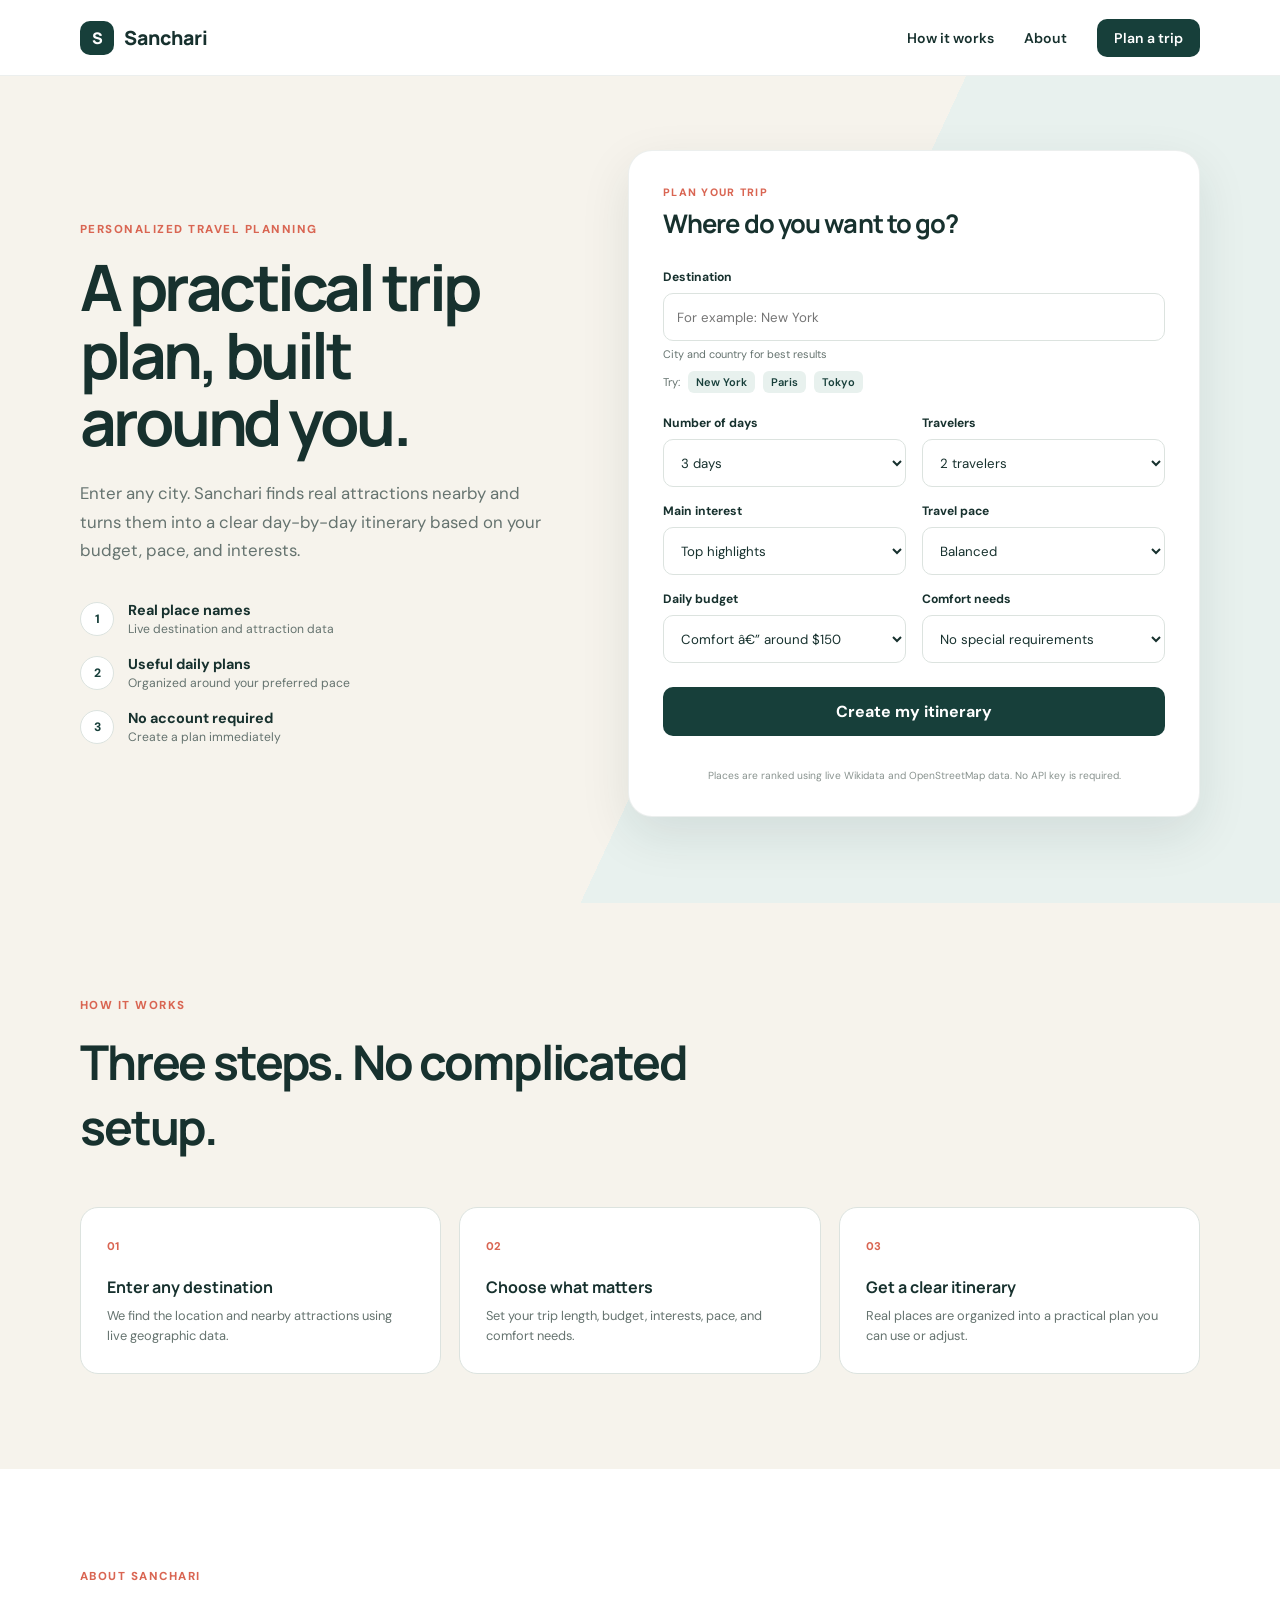
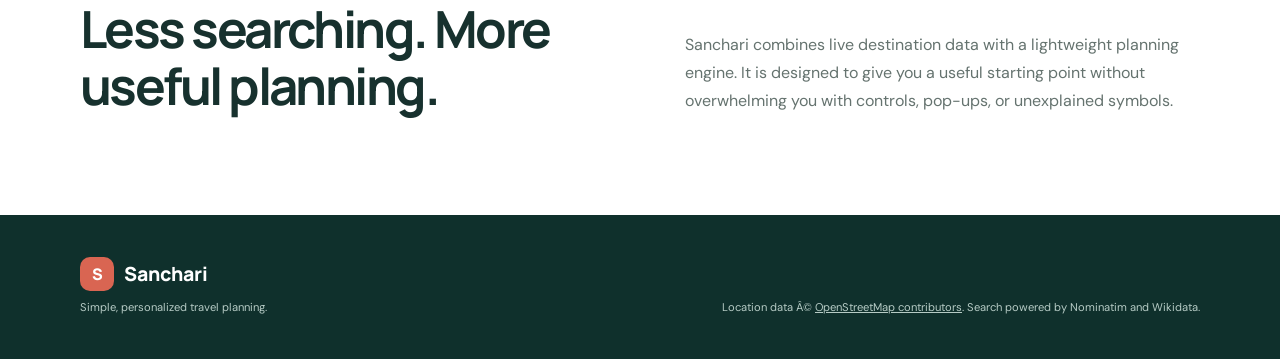
<file: public/index.html>
<!doctype html>
<html lang="en">
<head>
  <meta charset="utf-8">
  <meta name="viewport" content="width=device-width, initial-scale=1">
  <meta name="description" content="Create a simple, personalized travel itinerary using live destination and attraction data.">
  <meta name="theme-color" content="#173f3a">
  <title>Sanchari â€” Simple travel planning</title>
  <link rel="preconnect" href="https://fonts.googleapis.com">
  <link rel="preconnect" href="https://fonts.gstatic.com" crossorigin>
  <link href="https://fonts.googleapis.com/css2?family=DM+Sans:wght@400;500;600;700&family=Manrope:wght@600;700;800&display=swap" rel="stylesheet">
  <link rel="stylesheet" href="styles.css">
</head>
<body>
  <a class="skip-link" href="#planner">Skip to trip planner</a>

  <header class="site-header">
    <div class="container nav">
      <a class="brand" href="#top" aria-label="Sanchari home"><span class="brand-letter">S</span><span>Sanchari</span></a>
      <nav aria-label="Main navigation">
        <a href="#how-it-works">How it works</a>
        <a href="#about">About</a>
        <a class="nav-button" href="#planner">Plan a trip</a>
      </nav>
    </div>
  </header>

  <main id="top">
    <section class="hero">
      <div class="container hero-layout">
        <div class="hero-copy">
          <p class="overline">PERSONALIZED TRAVEL PLANNING</p>
          <h1>A practical trip plan, built around you.</h1>
          <p class="hero-text">Enter any city. Sanchari finds real attractions nearby and turns them into a clear day-by-day itinerary based on your budget, pace, and interests.</p>
          <ul class="benefit-list">
            <li><span>1</span><div><strong>Real place names</strong><small>Live destination and attraction data</small></div></li>
            <li><span>2</span><div><strong>Useful daily plans</strong><small>Organized around your preferred pace</small></div></li>
            <li><span>3</span><div><strong>No account required</strong><small>Create a plan immediately</small></div></li>
          </ul>
        </div>

        <form class="planner-card" id="planner" novalidate>
          <div class="form-heading">
            <p>PLAN YOUR TRIP</p>
            <h2>Where do you want to go?</h2>
          </div>

          <label class="field field-full">
            <span>Destination</span>
            <input id="destination" name="destination" type="text" placeholder="For example: New York" autocomplete="off" required>
            <small>City and country for best results</small>
          </label>

          <div class="example-row" aria-label="Example destinations">
            <span>Try:</span>
            <button type="button" data-example="New York">New York</button>
            <button type="button" data-example="Paris">Paris</button>
            <button type="button" data-example="Tokyo">Tokyo</button>
          </div>

          <div class="form-grid">
            <label class="field">
              <span>Number of days</span>
              <select id="days" name="days"><option value="2">2 days</option><option value="3" selected>3 days</option><option value="4">4 days</option><option value="5">5 days</option><option value="7">7 days</option></select>
            </label>
            <label class="field">
              <span>Travelers</span>
              <select id="travelers" name="travelers"><option value="1">1 traveler</option><option value="2" selected>2 travelers</option><option value="3">3 travelers</option><option value="4">4 travelers</option><option value="5">5 travelers</option></select>
            </label>
            <label class="field">
              <span>Main interest</span>
              <select id="interest" name="interest"><option value="highlights" selected>Top highlights</option><option value="culture">Culture and history</option><option value="nature">Parks and nature</option><option value="food">Food and neighborhoods</option><option value="adventure">Active exploration</option></select>
            </label>
            <label class="field">
              <span>Travel pace</span>
              <select id="pace" name="pace"><option value="relaxed">Relaxed</option><option value="balanced" selected>Balanced</option><option value="active">Active</option></select>
            </label>
            <label class="field">
              <span>Daily budget</span>
              <select id="budget" name="budget"><option value="75">Budget â€” up to $75</option><option value="150" selected>Comfort â€” around $150</option><option value="300">Premium â€” around $300</option></select>
            </label>
            <label class="field">
              <span>Comfort needs</span>
              <select id="comfort" name="comfort"><option value="none" selected>No special requirements</option><option value="mobility">Reduced walking</option><option value="low-energy">More rest breaks</option><option value="dietary">Dietary planning</option></select>
            </label>
          </div>

          <button class="primary-button" id="submit-button" type="submit">Create my itinerary</button>
          <p class="form-status" id="form-status" role="status" aria-live="polite"></p>
          <p class="data-note">Places are ranked using live Wikidata and OpenStreetMap data. No API key is required.</p>
        </form>
      </div>
    </section>

    <section class="results container" id="results" hidden aria-live="polite">
      <div class="results-heading">
        <div>
          <p class="overline">YOUR ITINERARY</p>
          <h2 id="result-title">Your trip</h2>
          <p id="result-location"></p>
        </div>
        <button class="secondary-button" id="edit-plan" type="button">Change preferences</button>
      </div>

      <div class="summary-grid" id="summary-grid"></div>

      <div class="results-layout">
        <div>
          <h3 class="section-label">Day-by-day plan</h3>
          <div class="day-list" id="day-list"></div>
        </div>
        <aside>
          <div class="aside-card">
            <h3>Places included</h3>
            <p>These are real places found near your destination.</p>
            <ol class="place-list" id="place-list"></ol>
          </div>
          <div class="aside-card budget-card">
            <h3>Estimated local budget</h3>
            <strong id="budget-total">$0</strong>
            <p id="budget-note"></p>
          </div>
          <div class="aside-card comfort-card" id="comfort-card" hidden>
            <h3>Comfort note</h3>
            <p id="comfort-note"></p>
          </div>
        </aside>
      </div>
    </section>

    <section class="how-section" id="how-it-works">
      <div class="container">
        <div class="simple-heading">
          <p class="overline">HOW IT WORKS</p>
          <h2>Three steps. No complicated setup.</h2>
        </div>
        <div class="steps">
          <article><span>01</span><h3>Enter any destination</h3><p>We find the location and nearby attractions using live geographic data.</p></article>
          <article><span>02</span><h3>Choose what matters</h3><p>Set your trip length, budget, interests, pace, and comfort needs.</p></article>
          <article><span>03</span><h3>Get a clear itinerary</h3><p>Real places are organized into a practical plan you can use or adjust.</p></article>
        </div>
      </div>
    </section>

    <section class="about-section container" id="about">
      <div>
        <p class="overline">ABOUT SANCHARI</p>
        <h2>Less searching. More useful planning.</h2>
      </div>
      <p>Sanchari combines live destination data with a lightweight planning engine. It is designed to give you a useful starting point without overwhelming you with controls, pop-ups, or unexplained symbols.</p>
    </section>
  </main>

  <footer>
    <div class="container footer-layout">
      <div><a class="brand" href="#top"><span class="brand-letter">S</span><span>Sanchari</span></a><p>Simple, personalized travel planning.</p></div>
      <p>Location data Â© <a href="https://www.openstreetmap.org/copyright" target="_blank" rel="noopener">OpenStreetMap contributors</a>. Search powered by Nominatim and Wikidata.</p>
    </div>
  </footer>

  <script src="app.js"></script>
</body>
</html>
</file>
<file: public/styles.css>
:root {
  --ink: #17312e;
  --green: #173f3a;
  --green-dark: #0f302c;
  --green-light: #e8f1ee;
  --sand: #f6f3ec;
  --white: #ffffff;
  --muted: #65736f;
  --line: #dce3df;
  --accent: #d96552;
  --shadow: 0 18px 50px rgba(23, 49, 46, .10);
  --radius: 18px;
  --container: min(1120px, calc(100% - 40px));
}

* { box-sizing: border-box; }
html { scroll-behavior: smooth; }
body { margin: 0; color: var(--ink); background: var(--white); font-family: "DM Sans", Arial, sans-serif; -webkit-font-smoothing: antialiased; }
button, input, select { font: inherit; }
button, a { -webkit-tap-highlight-color: transparent; }
a { color: inherit; }
.container { width: var(--container); margin-inline: auto; }
.skip-link { position: fixed; top: 10px; left: 10px; z-index: 100; transform: translateY(-150%); padding: 10px 14px; border-radius: 8px; background: var(--white); }
.skip-link:focus { transform: none; }

.site-header { height: 76px; display: flex; align-items: center; border-bottom: 1px solid rgba(23,49,46,.08); background: rgba(255,255,255,.95); }
.nav { display: flex; justify-content: space-between; align-items: center; }
.brand { display: inline-flex; align-items: center; gap: 10px; color: var(--ink); text-decoration: none; font-family: "Manrope", sans-serif; font-size: 1.22rem; font-weight: 800; }
.brand-letter { width: 34px; height: 34px; display: grid; place-items: center; border-radius: 10px; color: var(--white); background: var(--green); font-size: 1rem; }
.nav nav { display: flex; align-items: center; gap: 30px; }
.nav nav a { text-decoration: none; font-size: .88rem; font-weight: 600; }
.nav-button { padding: 10px 17px; border-radius: 10px; color: var(--white) !important; background: var(--green); }

.hero { padding: 74px 0 86px; background: linear-gradient(115deg, var(--sand) 0 58%, var(--green-light) 58% 100%); }
.hero-layout { display: grid; grid-template-columns: .9fr 1.1fr; align-items: center; gap: 80px; }
.overline { margin: 0 0 16px; color: var(--accent); font-size: .72rem; letter-spacing: .13em; font-weight: 800; }
h1, h2, h3 { font-family: "Manrope", sans-serif; }
h1 { max-width: 630px; margin: 0; font-size: clamp(3rem, 5vw, 4.8rem); line-height: 1.05; letter-spacing: -.055em; }
.hero-text { max-width: 590px; margin: 24px 0 0; color: var(--muted); font-size: 1.05rem; line-height: 1.7; }
.benefit-list { list-style: none; padding: 0; margin: 36px 0 0; display: grid; gap: 18px; }
.benefit-list li { display: flex; align-items: center; gap: 14px; }
.benefit-list li > span { width: 34px; height: 34px; flex: 0 0 auto; display: grid; place-items: center; border-radius: 50%; color: var(--green); background: var(--white); border: 1px solid var(--line); font-size: .76rem; font-weight: 800; }
.benefit-list strong, .benefit-list small { display: block; }.benefit-list strong { font-size: .9rem; }.benefit-list small { margin-top: 2px; color: var(--muted); font-size: .76rem; }

.planner-card { padding: 34px; border: 1px solid rgba(23,49,46,.08); border-radius: 24px; background: var(--white); box-shadow: var(--shadow); }
.form-heading p { margin: 0 0 7px; color: var(--accent); font-size: .67rem; font-weight: 800; letter-spacing: .12em; }
.form-heading h2 { margin: 0 0 28px; font-size: 1.6rem; letter-spacing: -.035em; }
.form-grid { display: grid; grid-template-columns: 1fr 1fr; gap: 16px; margin-top: 22px; }
.field > span { display: block; margin-bottom: 8px; font-size: .76rem; font-weight: 700; }
.field input, .field select { width: 100%; height: 48px; padding: 0 13px; border: 1px solid var(--line); border-radius: 10px; outline: none; color: var(--ink); background: var(--white); font-size: .83rem; transition: border-color .2s, box-shadow .2s; }
.field input:focus, .field select:focus { border-color: #6c9a91; box-shadow: 0 0 0 3px rgba(108,154,145,.14); }
.field input.invalid { border-color: var(--accent); }
.field > small { display: block; margin-top: 6px; color: var(--muted); font-size: .68rem; }
.example-row { margin-top: 10px; display: flex; align-items: center; gap: 8px; color: var(--muted); font-size: .7rem; }
.example-row button { padding: 4px 8px; border: 0; border-radius: 6px; color: var(--green); background: var(--green-light); cursor: pointer; font-size: .69rem; font-weight: 600; }
.primary-button, .secondary-button { border: 0; border-radius: 10px; cursor: pointer; font-weight: 700; transition: background .2s, transform .2s; }
.primary-button { width: 100%; margin-top: 24px; padding: 14px 18px; color: var(--white); background: var(--green); }
.primary-button:hover { background: var(--green-dark); }.primary-button:disabled { opacity: .65; cursor: wait; }
.secondary-button { padding: 12px 16px; color: var(--green); background: var(--green-light); }
.primary-button:focus-visible, .secondary-button:focus-visible, button:focus-visible, a:focus-visible { outline: 3px solid rgba(217,101,82,.25); outline-offset: 3px; }
.form-status { min-height: 20px; margin: 10px 0 0; text-align: center; color: var(--muted); font-size: .74rem; }
.form-status.error { color: #b74335; }.data-note { margin: 3px 0 0; color: #89938f; text-align: center; font-size: .64rem; }

.results { padding: 90px 0 110px; }
.results[hidden] { display: none; }
.results-heading { display: flex; justify-content: space-between; align-items: end; gap: 30px; }
.results-heading h2 { margin: 0; font-size: clamp(2.3rem, 4vw, 3.5rem); letter-spacing: -.045em; }
.results-heading > div > p:last-child { margin: 9px 0 0; color: var(--muted); }
.summary-grid { margin: 34px 0 42px; display: grid; grid-template-columns: repeat(4, 1fr); border: 1px solid var(--line); border-radius: var(--radius); background: var(--sand); }
.summary-item { padding: 18px 21px; border-right: 1px solid var(--line); }.summary-item:last-child { border: 0; }
.summary-item span { display: block; color: var(--muted); font-size: .67rem; text-transform: uppercase; letter-spacing: .08em; }.summary-item strong { display: block; margin-top: 5px; font-size: .86rem; }
.results-layout { display: grid; grid-template-columns: 1fr 330px; gap: 30px; align-items: start; }
.section-label { margin: 0 0 15px; font-size: .9rem; }
.day-list { display: grid; gap: 15px; }
.day-card { border: 1px solid var(--line); border-radius: var(--radius); overflow: hidden; }
.day-header { padding: 18px 21px; display: flex; align-items: center; gap: 14px; background: var(--sand); border-bottom: 1px solid var(--line); }
.day-header span { width: 38px; height: 38px; display: grid; place-items: center; border-radius: 50%; color: var(--white); background: var(--green); font-size: .74rem; font-weight: 800; }.day-header h3 { margin: 0; font-size: .95rem; }.day-header p { margin: 3px 0 0; color: var(--muted); font-size: .72rem; }
.activity-list { list-style: none; padding: 8px 21px 11px 73px; margin: 0; }
.activity { padding: 13px 0; display: grid; grid-template-columns: 70px 1fr; gap: 10px; border-bottom: 1px solid #edf0ee; }.activity:last-child { border: 0; }
.activity time { color: var(--accent); font-size: .71rem; font-weight: 700; }.activity strong { font-size: .83rem; }.activity p { margin: 4px 0 0; color: var(--muted); font-size: .74rem; line-height: 1.5; }.activity a { display: inline-block; margin-top: 6px; color: var(--green); font-size: .7rem; font-weight: 700; }
aside { display: grid; gap: 15px; position: sticky; top: 20px; }
.aside-card { padding: 22px; border: 1px solid var(--line); border-radius: var(--radius); }.aside-card h3 { margin: 0 0 8px; font-size: .9rem; }.aside-card > p { margin: 0; color: var(--muted); font-size: .74rem; line-height: 1.5; }
.place-list { padding-left: 20px; margin: 16px 0 0; display: grid; gap: 10px; }.place-list li { padding-left: 4px; font-size: .75rem; }.place-list a { text-decoration: none; font-weight: 600; }.place-list a:hover { text-decoration: underline; }.place-list small { display: block; margin-top: 2px; color: var(--muted); }
.budget-card { color: var(--white); border-color: var(--green); background: var(--green); }.budget-card h3 { color: #dfece8; }.budget-card strong { display: block; margin: 12px 0 4px; font-family: "Manrope", sans-serif; font-size: 2.2rem; }.budget-card p { color: #b8ccc6; }
.comfort-card { background: #fbf2ec; }.comfort-card[hidden] { display: none; }

.how-section { padding: 95px 0; background: var(--sand); }.simple-heading { max-width: 650px; }.simple-heading h2 { margin: 0; font-size: clamp(2rem, 4vw, 3rem); letter-spacing: -.045em; }
.steps { margin-top: 48px; display: grid; grid-template-columns: repeat(3, 1fr); gap: 18px; }.steps article { padding: 26px; border: 1px solid var(--line); border-radius: var(--radius); background: var(--white); }.steps article > span { color: var(--accent); font-size: .7rem; font-weight: 800; }.steps h3 { margin: 21px 0 8px; font-size: 1rem; }.steps p { margin: 0; color: var(--muted); font-size: .8rem; line-height: 1.6; }
.about-section { padding: 100px 0; display: grid; grid-template-columns: 1fr 1fr; gap: 90px; align-items: end; }.about-section h2 { max-width: 520px; margin: 0; font-size: clamp(2.2rem, 4vw, 3.5rem); line-height: 1.12; letter-spacing: -.05em; }.about-section > p { margin: 0; color: var(--muted); line-height: 1.75; }
footer { padding: 42px 0; color: #b6cbc5; background: var(--green-dark); }.footer-layout { display: flex; align-items: end; justify-content: space-between; gap: 50px; }.footer-layout .brand { color: var(--white); }.footer-layout .brand-letter { background: var(--accent); }.footer-layout p { margin: 8px 0 0; max-width: 520px; font-size: .7rem; line-height: 1.6; }.footer-layout > p { text-align: right; }.footer-layout a { color: inherit; }

@media (max-width: 900px) {
  .hero { background: var(--sand); }.hero-layout { grid-template-columns: 1fr; gap: 50px; }.hero-copy { max-width: 700px; }.planner-card { max-width: 700px; }
  .results-layout { grid-template-columns: 1fr; } aside { position: static; grid-template-columns: 1fr 1fr; }.comfort-card { grid-column: span 2; }
}

@media (max-width: 640px) {
  :root { --container: calc(100% - 28px); }
  .site-header { height: 66px; }.nav nav a:not(.nav-button) { display: none; }.nav-button { padding: 9px 13px; }
  .hero { padding: 54px 0 64px; }.hero-layout { gap: 38px; } h1 { font-size: 2.8rem; }.hero-text { font-size: .96rem; }.benefit-list { margin-top: 28px; }
  .planner-card { padding: 22px; border-radius: 18px; }.form-grid { grid-template-columns: 1fr; }.example-row { flex-wrap: wrap; }
  .results { padding: 70px 0 80px; }.results-heading { align-items: stretch; flex-direction: column; }.secondary-button { width: 100%; }.summary-grid { grid-template-columns: 1fr 1fr; }.summary-item:nth-child(2) { border-right: 0; }.summary-item:nth-child(-n+2) { border-bottom: 1px solid var(--line); }
  .activity-list { padding-left: 21px; }.activity { grid-template-columns: 56px 1fr; } aside { grid-template-columns: 1fr; }.comfort-card { grid-column: auto; }
  .how-section { padding: 75px 0; }.steps { grid-template-columns: 1fr; }.about-section { padding: 75px 0; grid-template-columns: 1fr; gap: 24px; }.footer-layout { align-items: flex-start; flex-direction: column; }.footer-layout > p { text-align: left; }
}

@media (prefers-reduced-motion: reduce) { html { scroll-behavior: auto; } *, *::before, *::after { transition-duration: .01ms !important; } }
</file>
